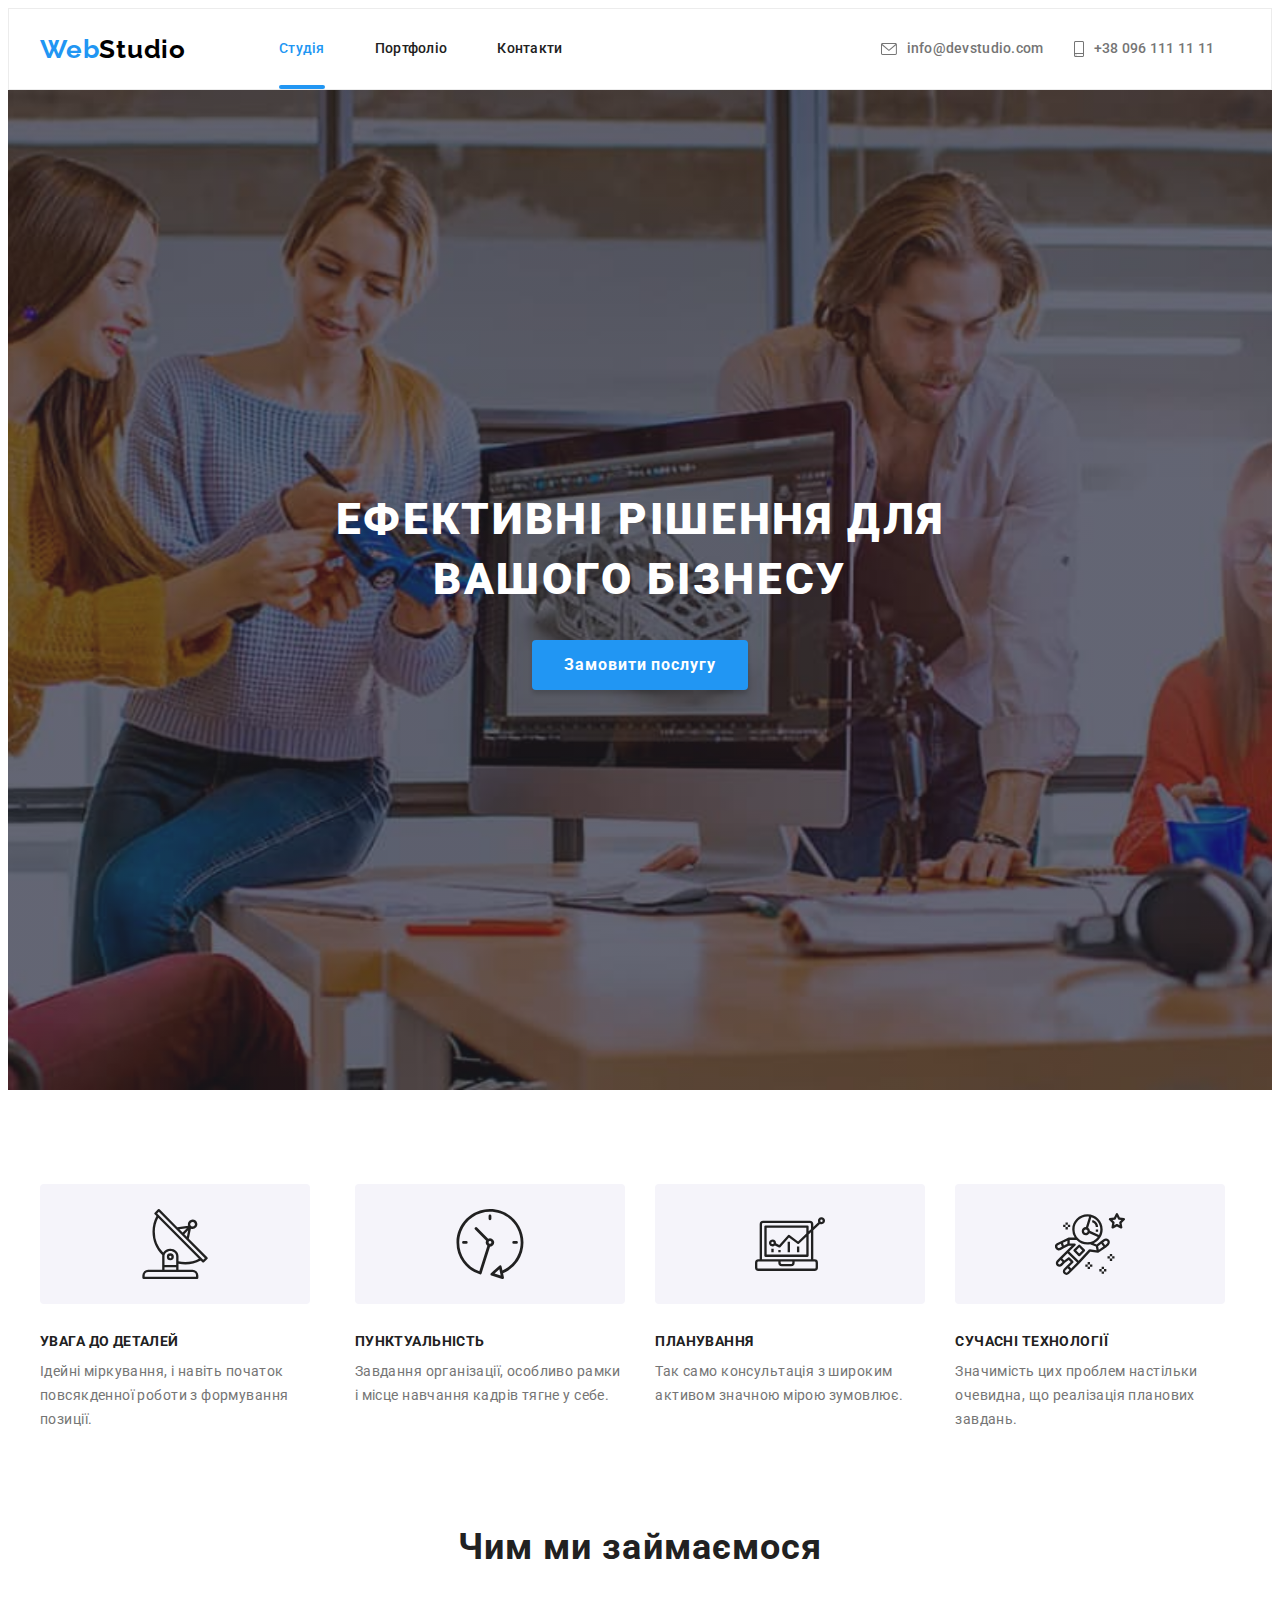
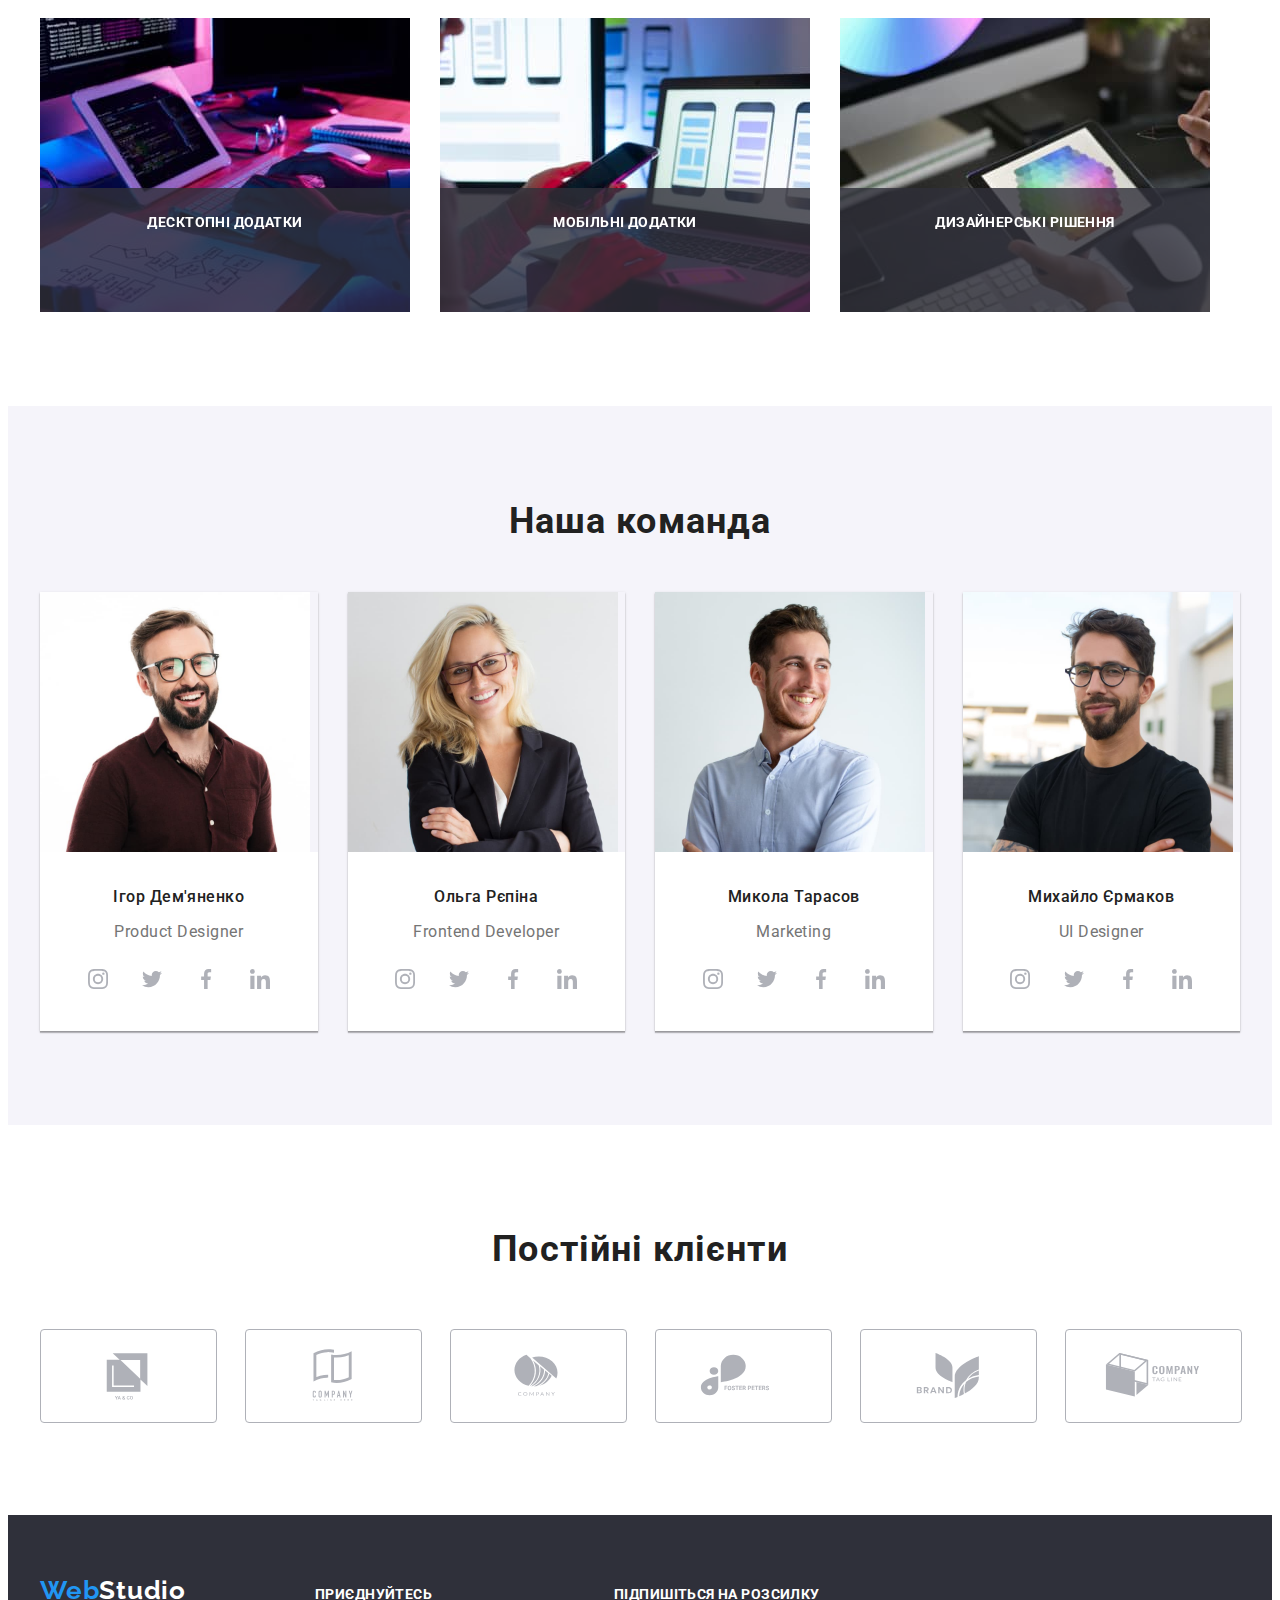
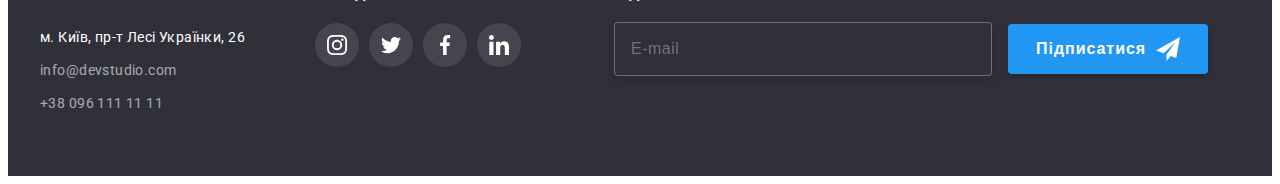
<file: index.html>
<!DOCTYPE html>
<html lang="uk">
  <head>
    <meta charset="UTF-8" />
    <meta http-equiv="X-UA-Compatible" content="IE=edge" />
    <meta name="viewport" content="width=device-width, initial-scale=1.0" />
    <title>Portfolio</title>
    <link rel="preconnect" href="https://fonts.googleapis.com" />
    <link rel="preconnect" href="https://fonts.gstatic.com" crossorigin />
    <link
      href="https://fonts.googleapis.com/css2?family=Raleway:wght@700&family=Roboto:wght@400;500;700;900&display=swap"
      rel="stylesheet"
    />
    <link
      rel="stylesheet"
      href="https://cdnjs.cloudflare.com/ajax/libs/modern-normalize/1.1.0/modern-normalize.min.css"
      integrity="sha512-wpPYUAdjBVSE4KJnH1VR1HeZfpl1ub8YT/NKx4PuQ5NmX2tKuGu6U/JRp5y+Y8XG2tV+wKQpNHVUX03MfMFn9Q=="
      crossorigin="anonymous"
      referrerpolicy="no-referrer"
    />
    <link rel="stylesheet" href="./css/main.min.css" />
  </head>
  <body>
    <header class="header">
      <div class="container header__container">
        <nav class="navigation">
          <a class="logo navigation__logo" href="/index.html"
            >Web<span class="logo logo--black">Studio</span></a
          >
          <ul class="menu list">
            <li class="menu__item">
              <a class="current menu__link" href="/index.html">Студія</a>
            </li>
            <li class="menu__item">
              <a class="menu__link" href="./portfolio.html">Портфоліо</a>
            </li>
            <li class="menu__item">
              <a class="menu__link" href="">Контакти</a>
            </li>
          </ul>
        </nav>
        <ul class="auth">
          <li class="auth__item">
            <a class="auth__link" href="mailto:info@devstudio.com">
              <svg class="auth__icon" width="16" height="12">
                <use href="./images/icons.svg#icon-envelope"></use></svg
              >info@devstudio.com
            </a>
          </li>
          <li class="auth__item">
            <a class="tel auth__link" href="tel:+380961111111">
              <svg class="auth__icon" width="10" height="16">
                <use href="./images/icons.svg#icon-smartphone"></use>
              </svg>
              +38 096 111 11 11
            </a>
          </li>
        </ul>
      </div>
    </header>
    <main>
      <section class="decision overlay">
        <div class="container button-buy">
          <h1 class="title">Ефективні рішення для вашого бізнесу</h1>
          <button data-modal-open class="button" type="button">
            Замовити послугу
          </button>
          <div class="backdrop is-hidden" data-modal>
            <div class="modal">
              <button data-modal-close class="close" type="button">
                <svg width="18" height="18">
                  <use href="./images/icons.svg#icon-icon-close"></use>
                </svg>
              </button>
              <p class="modal-title">Залиште свої дані, ми вам передзвонимо</p>
              <form class="modal-form">
                <label class="input-label">
                  <span class="label">Ім'я</span>
                  <span class="input-wrap">
                    <input class="modal-input" type="text" name="name" />
                    <svg class="modal-icon" width="18" height="18">
                      <use href="./images/icons.svg#icon-person"></use>
                    </svg>
                  </span>
                </label>
                <label class="input-label"
                  ><span class="label">Телефон</span>
                  <span class="input-wrap">
                    <input class="modal-input" type="tel" name="phone" />
                    <svg class="modal-icon" width="18" height="18">
                      <use href="./images/icons.svg#icon-phone"></use>
                    </svg>
                  </span>
                </label>
                <label class="input-label"
                  ><span class="label">Пошта</span>
                  <span class="input-wrap">
                    <input class="modal-input" type="email" name="email" />
                    <svg class="modal-icon" width="18" height="18">
                      <use href="./images/icons.svg#icon-email"></use>
                    </svg>
                  </span>
                </label>

                <label class="input-label">
                  <span class="label">Коментар</span>
                  <textarea
                    class="modal-textarea"
                    name="comment"
                    placeholder="Введіть текст"
                  ></textarea>
                </label>
                <label class="checkbox-label"
                  ><input class="checkbox" type="checkbox" name="checkbox" />
                  <span class="icon"></span>
                  Погоджуюся з розсилкою та приймаю
                  <a class="modal-link" href="">
                    <span class="checkbox-text">Умови договору</span></a
                  >
                </label>

                <button type="submit" class="modal-send">Відправити</button>
              </form>
            </div>
          </div>
        </div>
      </section>

      <section class="details">
        <div class="container details__container">
          <ul class="list card">
            <li class="card__item">
              <div class="card__section">
                <svg class="card__icon" width="70" height="70">
                  <use href="./images/icons.svg#icon-antenna-1"></use>
                </svg>
              </div>
              <h2 class="card__title">УВАГА ДО ДЕТАЛЕЙ</h2>
              <p class="card__description">
                Ідейні міркування, і навіть початок повсякденної роботи з
                формування позиції.
              </p>
            </li>

            <li class="card__item">
              <div class="card__section">
                <svg class="card__icon" width="70" height="70">
                  <use href="./images/icons.svg#icon-clock-1"></use>
                </svg>
              </div>
              <h2 class="card__title">ПУНКТУАЛЬНІСТЬ</h2>
              <p class="card__description">
                Завдання організації, особливо рамки і місце навчання кадрів
                тягне у себе.
              </p>
            </li>

            <li class="card__item">
              <div class="card__section">
                <svg class="card__icon" width="70" height="70">
                  <use href="./images/icons.svg#icon-diagram-1"></use>
                </svg>
              </div>
              <h2 class="card__title">ПЛАНУВАННЯ</h2>
              <p class="card__description">
                Так само консультація з широким активом значною мірою зумовлює.
              </p>
            </li>

            <li class="card_item">
              <div class="card__section">
                <svg class="card__icon" width="70" height="70">
                  <use href="./images/icons.svg#icon-astronaut-1"></use>
                </svg>
              </div>
              <h2 class="card__title">СУЧАСНІ ТЕХНОЛОГІЇ</h2>
              <p class="card__description">
                Значимість цих проблем настільки очевидна, що реалізація
                планових завдань.
              </p>
            </li>
          </ul>
        </div>
      </section>

      <section class="hero">
        <div class="container hero__container">
          <h2 class="hero__title">Чим ми займаємося</h2>
          <ul class="picture list">
            <li class="picture__item">
              <a class="picture__link" href=""
                ><img src="./img/img1.jpg" alt="набір символів" width="370" />
                <p class="picture__title">Десктопні додатки</p></a
              >
            </li>
            <li class="picture__item">
              <a class="picture__link" href=""
                ><img src="./img/img2.jpg" alt="розробка макету" width="370" />
                <p class="picture__title">Мобільні додатки</p></a
              >
            </li>
            <li class="picture__item">
              <a class="picture__link" href=""
                ><img src="./img/img3.jpg" alt="дизайн" width="370" />
                <p class="picture__title">Дизайнерські рішення</p>
              </a>
            </li>
          </ul>
        </div>
      </section>
      <section class="team">
        <div class="container">
          <h2 class="pre-title">Наша команда</h2>

          <ul class="list-team our-team">
            <li class="icon-item">
              <img src="./img/img4.jpg" alt="Ігор Дем'яненко" width="270" />
              <div class="title-profession">
                <h3 class="title-name">Ігор Дем'яненко</h3>
                <p class="description-name">Product Designer</p>
                <ul class="soc-list list">
                  <li class="soc-item">
                    <a href="" class="soc-link">
                      <svg class="soc-icon" width="20" height="20">
                        <use href="./images/icons.svg#icon-instagram-2"></use>
                      </svg>
                    </a>
                  </li>
                  <li class="soc-item">
                    <a href="" class="soc-link">
                      <svg class="soc-icon" width="20" height="20">
                        <use href="./images/icons.svg#icon-twitter-1"></use>
                      </svg>
                    </a>
                  </li>
                  <li class="soc-item">
                    <a href="" class="soc-link">
                      <svg class="soc-icon" width="20" height="20">
                        <use href="./images/icons.svg#icon-facebook-1"></use>
                      </svg>
                    </a>
                  </li>
                  <li class="soc-item">
                    <a href="" class="soc-link">
                      <svg class="soc-icon" width="20" height="20">
                        <use href="./images/icons.svg#icon-linkedin-1"></use>
                      </svg>
                    </a>
                  </li>
                </ul>
              </div>
            </li>

            <li class="icon-item">
              <img src="./img/img5.jpg" alt="Ольга Рєпіна" width="270" />
              <div class="title-profession">
                <h3 class="title-name">Ольга Рєпіна</h3>
                <p class="description-name">Frontend Developer</p>
                <ul class="soc-list list">
                  <li class="soc-item">
                    <a href="" class="soc-link">
                      <svg class="soc-icon" width="20" height="20">
                        <use href="./images/icons.svg#icon-instagram-2"></use>
                      </svg>
                    </a>
                  </li>
                  <li class="soc-item">
                    <a href="" class="soc-link">
                      <svg class="soc-icon" width="20" height="20">
                        <use href="./images/icons.svg#icon-twitter-1"></use>
                      </svg>
                    </a>
                  </li>
                  <li class="soc-item">
                    <a href="" class="soc-link">
                      <svg class="soc-icon" width="20" height="20">
                        <use href="./images/icons.svg#icon-facebook-1"></use>
                      </svg>
                    </a>
                  </li>
                  <li class="soc-item">
                    <a href="" class="soc-link">
                      <svg class="soc-icon" width="20" height="20">
                        <use href="./images/icons.svg#icon-linkedin-1"></use>
                      </svg>
                    </a>
                  </li>
                </ul>
              </div>
            </li>
            <li class="icon-item">
              <img src="./img/img6.jpg" alt="Микола Тарасов" width="270" />
              <div class="title-profession">
                <h3 class="title-name">Микола Тарасов</h3>
                <p class="description-name">Marketing</p>
                <ul class="soc-list list">
                  <li class="soc-item">
                    <a href="" class="soc-link">
                      <svg class="soc-icon" width="20" height="20">
                        <use href="./images/icons.svg#icon-instagram-2"></use>
                      </svg>
                    </a>
                  </li>
                  <li class="soc-item">
                    <a href="" class="soc-link">
                      <svg class="soc-icon" width="20" height="20">
                        <use href="./images/icons.svg#icon-twitter-1"></use>
                      </svg>
                    </a>
                  </li>
                  <li class="soc-item">
                    <a href="" class="soc-link">
                      <svg class="soc-icon" width="20" height="20">
                        <use href="./images/icons.svg#icon-facebook-1"></use>
                      </svg>
                    </a>
                  </li>
                  <li class="soc-item">
                    <a href="" class="soc-link">
                      <svg class="soc-icon" width="20" height="20">
                        <use href="./images/icons.svg#icon-linkedin-1"></use>
                      </svg>
                    </a>
                  </li>
                </ul>
              </div>
            </li>
            <li class="icon-item">
              <img src="./img/img7.jpg" alt="Михайло Єрмаков" width="270" />
              <div class="title-profession">
                <h3 class="title-name">Михайло Єрмаков</h3>
                <p class="description-name">UI Designer</p>
                <ul class="soc-list list">
                  <li class="soc-item">
                    <a href="" class="soc-link">
                      <svg class="soc-icon" width="20" height="20">
                        <use href="./images/icons.svg#icon-instagram-2"></use>
                      </svg>
                    </a>
                  </li>
                  <li class="soc-item">
                    <a href="" class="soc-link">
                      <svg class="soc-icon" width="20" height="20">
                        <use href="./images/icons.svg#icon-twitter-1"></use>
                      </svg>
                    </a>
                  </li>
                  <li class="soc-item">
                    <a href="" class="soc-link">
                      <svg class="soc-icon" width="20" height="20">
                        <use href="./images/icons.svg#icon-facebook-1"></use>
                      </svg>
                    </a>
                  </li>
                  <li class="soc-item">
                    <a href="" class="soc-link">
                      <svg class="soc-icon" width="20" height="20">
                        <use href="./images/icons.svg#icon-linkedin-1"></use>
                      </svg>
                    </a>
                  </li>
                </ul>
              </div>
            </li>
          </ul>
        </div>
      </section>
      <section class="clients">
        <div class="container">
          <h2 class="title-clients">Постійні клієнти</h2>
          <ul class="clients-list list">
            <li class="client-item">
              <a href="" class="client-link">
                <svg class="client-icon" width="106" height="60">
                  <use href="./images/icons.svg#icon-Logo"></use></svg
              ></a>
            </li>
            <li class="client-item">
              <a href="" class="client-link">
                <svg class="client-icon" width="106" height="60">
                  <use href="./images/icons.svg#icon-Logo-1"></use>
                </svg>
              </a>
            </li>
            <li class="client-item">
              <a href="" class="client-link">
                <svg class="client-icon" width="106" height="60">
                  <use href="./images/icons.svg#icon-Logo-2"></use>
                </svg>
              </a>
            </li>
            <li class="client-item">
              <a href="" class="client-link">
                <svg class="client-icon" width="106" height="60">
                  <use href="./images/icons.svg#icon-Logo-3"></use>
                </svg>
              </a>
            </li>
            <li class="client-item">
              <a href="" class="client-link">
                <svg class="client-icon" width="106" height="60">
                  <use href="./images/icons.svg#icon-Logo-4"></use>
                </svg>
              </a>
            </li>
            <li class="client-item">
              <a href="" class="client-link">
                <svg class="client-icon" width="106" height="60">
                  <use href="./images/icons.svg#icon-Logo-5"></use>
                </svg>
              </a>
            </li>
          </ul>
        </div>
      </section>
    </main>
    <footer class="footer">
      <div class="container footer-item">
        <div class="footer-adress">
          <a class="logo-footer" href="/index.html"
            >Web<span class="partlogo">Studio</span></a
          >
          <address class="adress">
            <a class="street" href="">м. Київ, пр-т Лесі Українки, 26</a>
            <ul class="communication">
              <li class="contact-item">
                <a class="contact mail" href="mailto:info@devstudio.com"
                  >info@devstudio.com</a
                >
              </li>
              <li>
                <a class="contact" href="tel:+380961111111"
                  >+38 096 111 11 11</a
                >
              </li>
            </ul>
          </address>
        </div>
        <div class="footer-soc">
          <h2 class="footer-title">приєднуйтесь</h2>
          <ul class="footer-soc-list">
            <li class="footer-soc-item">
              <a href="" class="footer-soc-link">
                <svg class="footer-soc-icon" width="20" height="20">
                  <use href="./images/icons.svg#icon-instagram-2"></use>
                </svg>
              </a>
            </li>
            <li class="footer-soc-item">
              <a href="" class="footer-soc-link">
                <svg class="footer-soc-icon" width="20" height="20">
                  <use href="./images/icons.svg#icon-twitter-1"></use>
                </svg>
              </a>
            </li>
            <li class="footer-soc-item">
              <a href="" class="footer-soc-link">
                <svg class="footer-soc-icon" width="20" height="20">
                  <use href="./images/icons.svg#icon-facebook-1"></use>
                </svg>
              </a>
            </li>
            <li class="footer-soc-item">
              <a href="" class="footer-soc-link">
                <svg class="footer-soc-icon" width="20" height="20">
                  <use href="./images/icons.svg#icon-linkedin-1"></use>
                </svg>
              </a>
            </li>
          </ul>
        </div>
        <form class="footer-send">
          <label for="email" class="send"
            ><span> Підпишіться на розсилку </span>

            <input
              class="input-email"
              type="email"
              name="email"
              placeholder="E-mail"
              id="email"
            />
          </label>
          <button class="subscribe" type="submit">
            Підписатися
            <svg class="icon-send" width="24" height="24">
              <use href="./images/icons.svg#icon-icon-send"></use>
            </svg>
          </button>
        </form>
      </div>
    </footer>
    <script src="./js/modal.js"></script>
  </body>
</html>
</file>
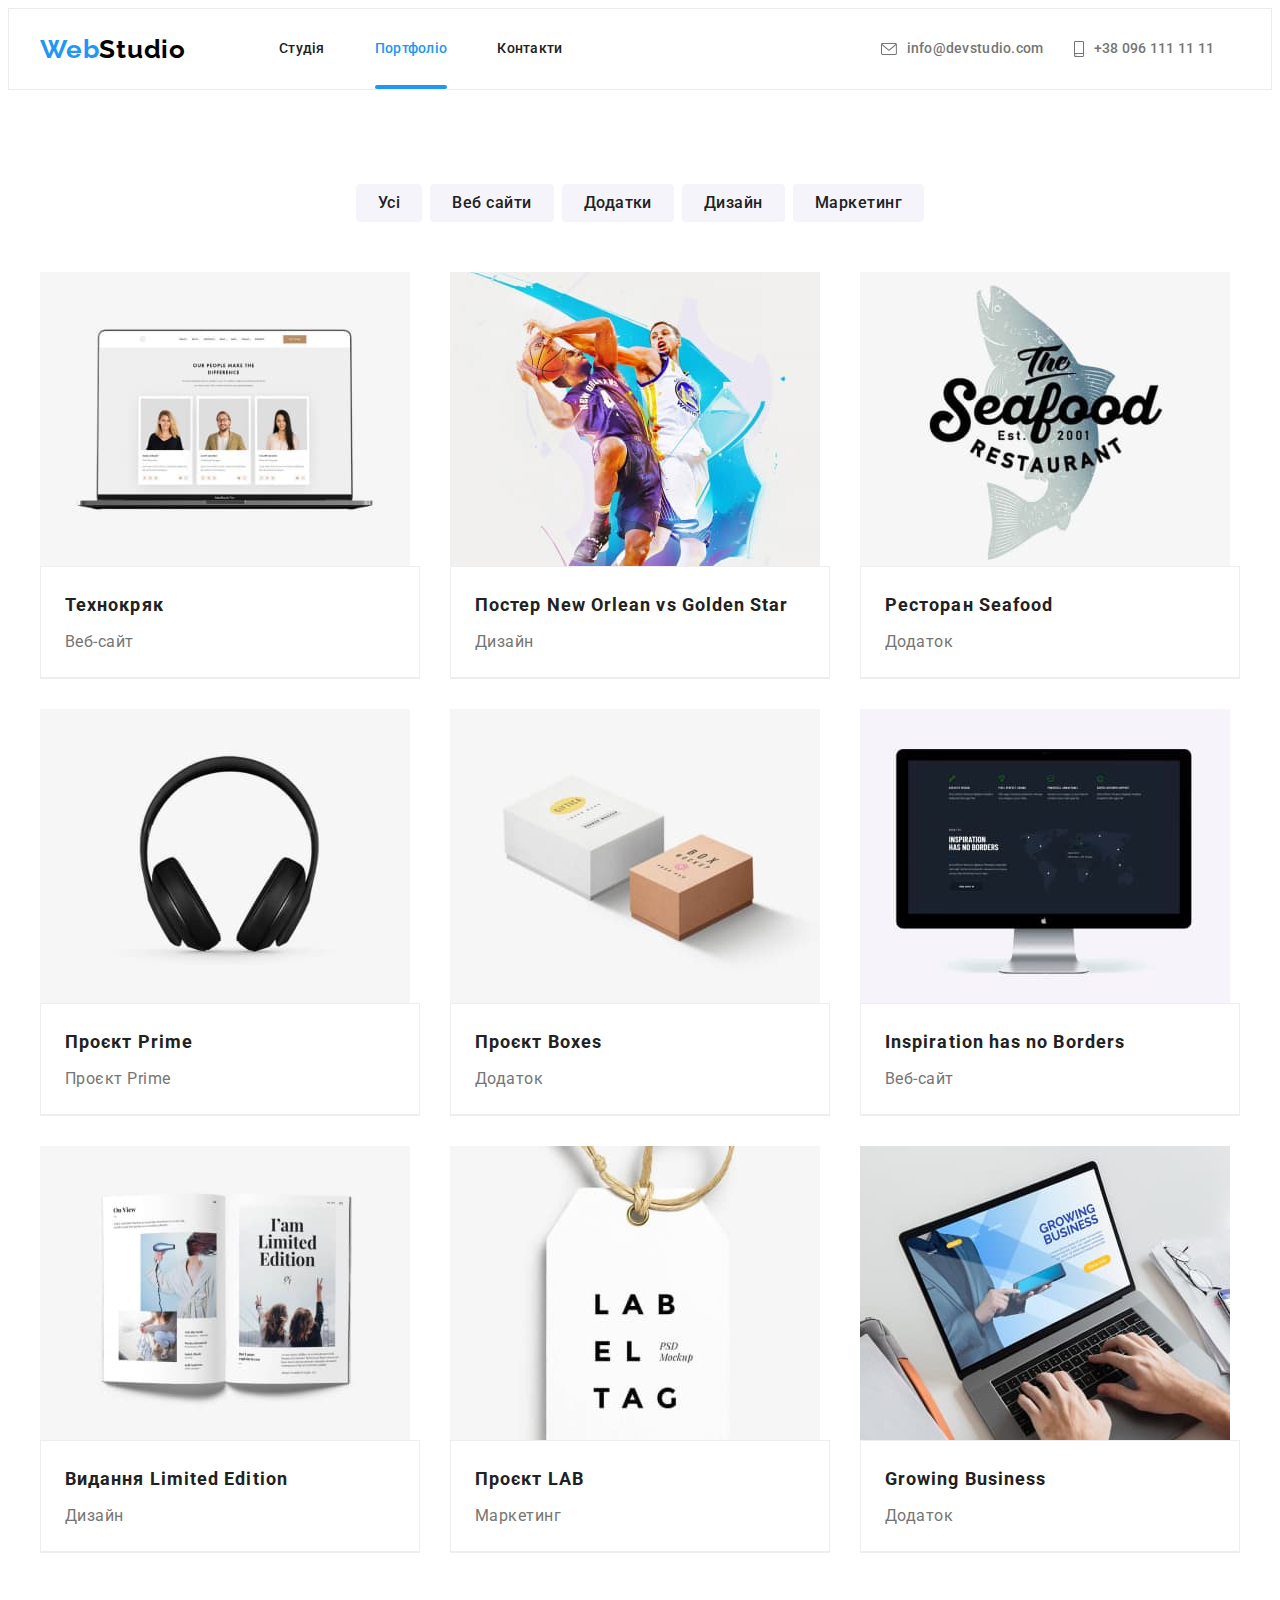
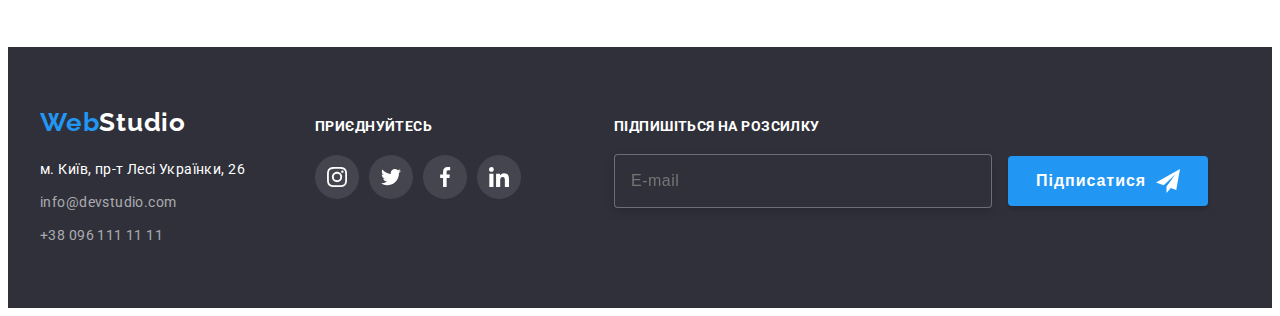
<file: portfolio.html>
<!DOCTYPE html>
<html lang="uk">
  <head>
    <meta charset="UTF-8" />
    <meta http-equiv="X-UA-Compatible" content="IE=edge" />
    <meta name="viewport" content="width=device-width, initial-scale=1.0" />
    <title>Portfolio</title>
    <link rel="preconnect" href="https://fonts.googleapis.com" />
    <link rel="preconnect" href="https://fonts.gstatic.com" crossorigin />
    <link
      href="https://fonts.googleapis.com/css2?family=Raleway:wght@700&family=Roboto:wght@400;500;700;900&display=swap"
      rel="stylesheet"
    />
    <link
      rel="stylesheet"
      href="https://cdnjs.cloudflare.com/ajax/libs/modern-normalize/1.1.0/modern-normalize.min.css"
      integrity="sha512-wpPYUAdjBVSE4KJnH1VR1HeZfpl1ub8YT/NKx4PuQ5NmX2tKuGu6U/JRp5y+Y8XG2tV+wKQpNHVUX03MfMFn9Q=="
      crossorigin="anonymous"
      referrerpolicy="no-referrer"
    />
    <link rel="stylesheet" href="./css/main.min.css" />
  </head>
  <body>
    <header class="header">
      <div class="container header__container">
        <nav class="navigation">
          <a class="logo navigation__logo" href="./index.html"
            >Web<span class="logo--black">Studio</span></a
          >
          <ul class="menu list">
            <li class="menu__item">
              <a class="menu__link" href="./index.html">Студія</a>
            </li>
            <li class="menu__item">
              <a class="current menu__link" href="/portfolio.html">Портфоліо</a>
            </li>
            <li class="menu__item">
              <a class="menu__link" href="">Контакти</a>
            </li>
          </ul>
        </nav>
        <ul class="auth">
          <li class="auth__item">
            <a class="auth__link" href="mailto:info@devstudio.com">
              <svg class="auth__icon" width="16" height="12">
                <use href="./images/icons.svg#icon-envelope"></use></svg
              >info@devstudio.com
            </a>
          </li>
          <li class="auth__item">
            <a class="tel auth__link" href="tel:+380961111111">
              <svg class="auth__icon" width="10" height="16">
                <use href="./images/icons.svg#icon-smartphone"></use>
              </svg>
              +38 096 111 11 11
            </a>
          </li>
        </ul>
      </div>
    </header>
    <main>
      <section class="type-button">
        <div class="container">
          <div class="filter-button">
            <ul class="list-button">
              <li>
                <button class="button-filter" type="button">Усі</button>
              </li>
              <li>
                <button class="button-filter" type="button">Веб сайти</button>
              </li>
              <li>
                <button class="button-filter" type="button">Додатки</button>
              </li>
              <li>
                <button class="button-filter" type="button">Дизайн</button>
              </li>
              <li>
                <button class="button-filter" type="button">Маркетинг</button>
              </li>
            </ul>
          </div>
          <ul class="list-image">
            <li class="portfolio-image">
              <a class="link-img" href="">
                <div class="wrap">
                  <img src="./img/img8.jpg" alt="Ноутбук" width="370" />
                  <p class="hover-text">
                    Ресурс пропонує комплексні пропозиції з різним рівнем
                    функціоналу та сервісів. Все це дозволить відвідувачу
                    отримати вичерпні відомості про компанію чи приватну особу.
                  </p>
                </div>
                <div class="description-image">
                  <h2 class="title-description">Технокряк</h2>
                  <p class="sub-description">Веб-сайт</p>
                </div>
              </a>
            </li>
            <li class="portfolio-image">
              <a class="link-img" href=""
                ><img src="./img/img9.jpg" alt="Баскетбол" width="370" />
                <div class="description-image">
                  <h2 class="title-description">
                    Постер New Orlean vs Golden Star
                  </h2>
                  <p class="sub-description">Дизайн</p>
                </div>
              </a>
            </li>
            <li class="portfolio-image">
              <a class="link-img" href=""
                ><img src="./img/img10.jpg" alt="Риба" width="370" />
                <div class="description-image">
                  <h2 class="title-description">Ресторан Seafood</h2>
                  <p class="sub-description">Додаток</p>
                </div>
              </a>
            </li>
            <li class="portfolio-image">
              <a class="link-img" href=""
                ><img src="./img/img11.jpg" alt="Навушники" width="370" />
                <div class="description-image">
                  <h2 class="title-description">Проєкт Prime</h2>
                  <p class="sub-description">Проєкт Prime</p>
                </div>
              </a>
            </li>
            <li class="portfolio-image">
              <a class="link-img" href=""
                ><img src="./img/img12.jpg" alt="Коробки" width="370" />
                <div class="description-image">
                  <h2 class="title-description">Проєкт Boxes</h2>
                  <p class="sub-description">Додаток</p>
                </div>
              </a>
            </li>
            <li class="portfolio-image">
              <a class="link-img" href=""
                ><img src="./img/img13.jpg" alt="Монітор" width="370" />
                <div class="description-image">
                  <h2 class="title-description">Inspiration has no Borders</h2>
                  <p class="sub-description">Веб-сайт</p>
                </div>
              </a>
            </li>
            <li class="portfolio-image">
              <a class="link-img" href=""
                ><img src="./img/img14.jpg" alt="Книга" width="370" />
                <div class="description-image">
                  <h2 class="title-description">Видання Limited Edition</h2>
                  <p class="sub-description">Дизайн</p>
                </div>
              </a>
            </li>
            <li class="portfolio-image">
              <a class="link-img" href=""
                ><img src="./img/img15.jpg" alt="Брелок" width="370" />
                <div class="description-image">
                  <h2 class="title-description">Проєкт LAB</h2>
                  <p class="sub-description">Маркетинг</p>
                </div>
              </a>
            </li>
            <li class="portfolio-image">
              <a class="link-img" href=""
                ><img src="./img/img16.jpg" alt="Ноутбук" width="370" />
                <div class="description-image">
                  <h2 class="title-description">Growing Business</h2>
                  <p class="sub-description">Додаток</p>
                </div>
              </a>
            </li>
          </ul>
        </div>
      </section>
    </main>
    <footer class="footer">
      <div class="container footer-item">
        <div class="footer-adress">
          <a class="logo-footer" href="/index.html"
            >Web<span class="partlogo">Studio</span></a
          >
          <address class="adress">
            <a class="street" href="">м. Київ, пр-т Лесі Українки, 26</a>
            <ul class="communication">
              <li class="contact-item">
                <a class="contact mail" href="mailto:info@devstudio.com"
                  >info@devstudio.com</a
                >
              </li>
              <li>
                <a class="contact" href="tel:+380961111111"
                  >+38 096 111 11 11</a
                >
              </li>
            </ul>
          </address>
        </div>
        <div class="footer-soc">
          <h2 class="footer-title">приєднуйтесь</h2>
          <ul class="footer-soc-list">
            <li class="footer-soc-item">
              <a href="" class="footer-soc-link">
                <svg class="footer-soc-icon" width="20" height="20">
                  <use href="./images/icons.svg#icon-instagram-2"></use>
                </svg>
              </a>
            </li>
            <li class="footer-soc-item">
              <a href="" class="footer-soc-link">
                <svg class="footer-soc-icon" width="20" height="20">
                  <use href="./images/icons.svg#icon-twitter-1"></use>
                </svg>
              </a>
            </li>
            <li class="footer-soc-item">
              <a href="" class="footer-soc-link">
                <svg class="footer-soc-icon" width="20" height="20">
                  <use href="./images/icons.svg#icon-facebook-1"></use>
                </svg>
              </a>
            </li>
            <li class="footer-soc-item">
              <a href="" class="footer-soc-link">
                <svg class="footer-soc-icon" width="20" height="20">
                  <use href="./images/icons.svg#icon-linkedin-1"></use>
                </svg>
              </a>
            </li>
          </ul>
        </div>
        <form class="footer-send">
          <label for="email" class="send"
            ><span> Підпишіться на розсилку </span>

            <input
              class="input-email"
              type="email"
              name="email"
              placeholder="E-mail"
              id="email"
            />
          </label>
          <button class="subscribe" type="submit">
            Підписатися
            <svg class="icon-send" width="24" height="24">
              <use href="./images/icons.svg#icon-icon-send"></use>
            </svg>
          </button>
        </form>
      </div>
    </footer>
  </body>
</html>
</file>
<file: css/main.min.css>
.header{border:1px solid #ececec;display:flex;align-items:center}.header__container{display:flex}.logo--black{color:#000}.navigation__logo{font-family:"Raleway";font-weight:700;font-size:26px;line-height:1.19;letter-spacing:.03em;color:var(--button-color);text-decoration:none;margin-right:93px}.menu__link{font-weight:500;font-size:14px;line-height:1.14;letter-spacing:.02em;color:#212121;text-decoration:none;display:flex;padding-top:32px;padding-bottom:32px;transition:color 250ms cubic-bezier(0.4, 0, 0.2, 1)}.menu__link:hover,.menu__link:focus{color:var(--button-color)}.current{color:#2196f3;position:relative}.current::after{content:"";width:100%;height:4px;background:#2196f3;border-radius:2px;position:absolute;display:block;bottom:0}.auth__item{display:flex;color:#757575;cursor:pointer}.auth__link{font-weight:500;font-size:14px;line-height:1.14;letter-spacing:.02em;text-decoration:none;color:#757575;fill:#757575;display:flex;justify-content:center;align-items:center;transition:color 250ms cubic-bezier(0.4, 0, 0.2, 1),fill 250ms cubic-bezier(0.4, 0, 0.2, 1)}.auth__link:hover,.auth__link:focus{color:var(--button-color);fill:var(--button-color)}.auth__icon{margin-right:10px;fill:currentColor}.tel{color:#757575}.auth{display:flex;gap:30px;align-items:center;margin-left:318px}.menu{display:flex;gap:50px}.navigation{display:flex;align-items:center}.title{font-weight:900;font-size:44px;line-height:1.36;letter-spacing:.06em;text-align:center;color:var(--brand-color);text-transform:uppercase;margin-bottom:30px;max-width:696px}.button{background-color:var(--button-color);font-weight:700;font-size:16px;line-height:1.88;letter-spacing:.06em;color:var(--brand-color);font-family:inherit;border-radius:4px;padding:10px 32px;min-width:216px;text-align:center;display:inline-block;box-shadow:0px 4px 4px rgba(0,0,0,.15);border:0;cursor:pointer}.overlay{max-width:1600px;height:600px;margin-left:auto;margin-right:auto;background-image:linear-gradient(to right, rgba(47, 48, 58, 0.4), rgba(47, 48, 58, 0.4)),url(../images/hero.jpg);background-repeat:no-repeat;background-position:center;background-size:cover}.button-buy{display:flex;flex-direction:column;align-items:center}.decision{padding-top:200px;padding-bottom:200px;background-color:#2f303a;display:flex;align-items:center}.backdrop{position:fixed;width:100%;height:100%;top:0;left:0;background-color:rgba(0,0,0,.2);transition:opacity 250ms cubic-bezier(0.4, 0, 0.2, 1),vissbility 250ms cubic-bezier(0.4, 0, 0.2, 1)}.backdrop.is-hidden{opacity:0;pointer-events:none}.backdrop.is-hidden .modal{transform:translate(-50%, -50%) rotate(-360deg);border-radius:50%}.close{width:30px;height:30px;background-color:#fff;border:1px solid rgba(0,0,0,.1);border-radius:50%;fill:#000;position:absolute;right:8px;top:8px;display:flex;align-items:center;justify-content:center;cursor:pointer;transition:fill 250ms cubic-bezier(0.4, 0, 0.2, 1)}.close:focus,.close:hover{fill:var(--button-color)}.is-hiden{opacity:0;visibility:hidden;pointer-events:none}.modal{position:absolute;width:528px;min-height:581px;top:50%;left:50%;transform:translate(-50%, -50%);padding-left:40px;padding-right:40px;background:#fff;border-radius:4px;box-shadow:0px 1px 3px rgba(0,0,0,.12),0px 1px 1px rgba(0,0,0,.14),0px 2px 1px rgba(0,0,0,.2);transform:translate(-50%, -50%) rotate(0);transition:transform 250ms cubic-bezier(0.4, 0, 0.2, 1),border-radius 250ms cubic-bezier(0.4, 0, 0.2, 1)}.modal-title{font-weight:700;font-size:20px;line-height:1.15;text-align:center;letter-spacing:.03em;color:#212121;margin-top:40px;margin-bottom:12px}.modal-input{min-width:100%;height:40px;padding-left:42px;border:1px solid rgba(33,33,33,.2);border-radius:4px;outline:rgba(0,0,0,0);transition:border-color 250ms cubic-bezier(0.4, 0, 0.2, 1)}.modal-input:focus{border-color:var(--button-color)}.label{margin-bottom:4px;margin-top:10px}.input-label{margin-bottom:10px}.input-label span{display:block;font-weight:400;font-size:12px;line-height:1.17;letter-spacing:.01em;color:#757575}.modal-textarea{width:100%;min-height:120px;border:1px solid rgba(33,33,33,.2);border-radius:4px;margin-bottom:20px;font-weight:400;font-size:12px;line-height:1.67;letter-spacing:.01em;color:rgba(117,117,117,.5);padding-top:12px;padding-left:16px;resize:none;outline:rgba(0,0,0,0);transition:border-color 250ms cubic-bezier(0.4, 0, 0.2, 1)}.modal-textarea:focus{border-color:var(--button-color)}.input-wrap{position:relative}.modal-link{text-decoration:none;margin-left:2px}.modal-icon{position:absolute;left:15px;top:50%;transform:translateY(-50%);right:15px;transition:fill 250ms cubic-bezier(0.4, 0, 0.2, 1)}.modal-input:focus+.modal-icon{fill:var(--button-color)}.modal-send{font-weight:700;font-size:16px;line-height:1.88;text-align:center;justify-content:center;letter-spacing:.06em;color:#fff;background:#2196f3;border-radius:4px;border:none;padding-top:10px;padding-bottom:10px;min-width:200px;cursor:pointer;display:block;margin:0 auto;transition:box-shadow 250ms cubic-bezier(0.4, 0, 0.2, 1)}.modal-send:hover,.modal-send:focus{box-shadow:0px 4px 4px rgba(0,0,0,.15)}.checkbox-label{display:flex;align-items:center;justify-content:center;font-weight:400;font-size:14px;line-height:1.71;letter-spacing:.03em;color:#757575;margin-bottom:30px}.checkbox-text{color:var(--button-color);position:relative}.checkbox-text::after{content:"";width:100%;height:1px;background:#2196f3;border-radius:1px;position:absolute;display:block;bottom:0}.icon{display:inline-block;width:16px;height:15px;border:2px solid #212121;border-radius:4px;margin-right:8px}.checkbox{-webkit-appearance:none;-moz-appearance:none;appearance:none}.checkbox:checked+.icon{border-color:var(--button-color);background-color:var(--button-color);background-image:url(../images/checked.svg);background-size:contain;background-origin:content-box}.card__section{width:270px;height:120px;display:flex;background:#f5f4fa;justify-content:center;align-items:center;border-radius:4px}.card__icon{fill:#212121}.details__container{display:flex}.card__description{font-size:14px;line-height:1.71;letter-spacing:.03em;color:#757575}.card__title{font-weight:700;font-size:14px;line-height:1.14;letter-spacing:.03em;text-transform:uppercase;color:var(--text-color);margin-bottom:10px;margin-top:30px}.card{display:flex;gap:30px}.details{padding-top:94px;padding-bottom:94px}.hero{padding-bottom:94px}.hero__title{font-weight:700;font-size:36px;line-height:1.17;letter-spacing:.03em;color:var(--text-color);margin-bottom:50px;text-align:center}.picture{display:flex;gap:30px}.picture__link{position:relative}.picture__title{font-weight:700;font-size:14px;line-height:1.14;text-align:center;letter-spacing:.03em;text-transform:uppercase;color:#fff;background:rgba(47,48,58,.8);width:370px;height:70px;align-items:center;justify-content:center;padding-top:27px;padding-bottom:27px;position:absolute;bottom:0px}.pre-title{font-weight:700;font-size:36px;line-height:1.17;letter-spacing:.03em;color:var(--text-color);margin-bottom:50px;text-align:center}.team{background-color:#f5f4fa;padding-top:94px;padding-bottom:94px}.our-team{display:flex}.list-team{display:flex;gap:30px}.title-name{font-weight:500;font-size:16px;line-height:1.87;letter-spacing:.03em;color:var(--text-color);margin-bottom:10px;text-align:center}.description-name{font-size:16px;line-height:1.19;text-align:center;letter-spacing:.03em;color:#757575}.title-profession{padding-top:30px;padding-bottom:30px;background:#fff}.soc-list{margin-top:16px;display:flex;justify-content:center;gap:10px}.soc-link{width:100%;height:100%;display:flex;align-items:center;justify-content:center;background:#fff;border-radius:50%;fill:#afb1b8;transition:background-color 250ms cubic-bezier(0.4, 0, 0.2, 1),fill 250ms cubic-bezier(0.4, 0, 0.2, 1)}.soc-link:hover,.soc-link:focus{background-color:#2196f3;fill:#fff}.soc-item{width:44px;height:44px}.icon-item{width:calc((100% - 30px)/4);box-shadow:0px 1px 3px rgba(0,0,0,.12),0px 1px 1px rgba(0,0,0,.14),0px 2px 1px rgba(0,0,0,.2)}.clients{padding-top:94px;padding-bottom:94px}.title-clients{margin-bottom:50px;font-style:normal;font-weight:700;font-size:36px;line-height:1.67;text-align:center;letter-spacing:.03em;color:#212121}.clients-list{display:flex;gap:30px}.client-item{width:calc((100% - 150px)/6);height:92px}.client-link{width:100%;height:100%;border:1px solid #afb1b8;border-radius:4px;display:flex;align-items:center;justify-content:center;transition:border-color 250ms cubic-bezier(0.4, 0, 0.2, 1)}.client-link:hover,.client-link:focus{border-color:#2094f3}.client-link:hover .client-icon,.client-link:focus .client-icon{fill:#2196f3}.client-icon{fill:#afb1b8;transition:fill 250ms cubic-bezier(0.4, 0, 0.2, 1)}.footer{background-color:#2f303a;padding-top:60px;padding-bottom:60px}.footer-soc{margin-left:70px}.footer-item{display:flex;align-items:baseline}.footer-title{display:block;font-weight:700;font-size:14px;line-height:1.14;letter-spacing:.03em;text-transform:uppercase;color:#fff;margin-bottom:20px}.footer-soc-icon{fill:#fff}.footer-soc-list{display:flex;justify-content:center;gap:10px}.footer-soc-link{width:100%;height:100%;display:flex;align-items:center;justify-content:center;background:rgba(255,255,255,.1);border-radius:50%;fill:#fff;transition:background-color 250ms cubic-bezier(0.4, 0, 0.2, 1),fill 250ms cubic-bezier(0.4, 0, 0.2, 1)}.footer-soc-link:hover,.footer-soc-link:focus{background-color:#2196f3;fill:#fff}.footer-soc-item{width:44px;height:44px}.footer-icon-item{width:calc((100% - 30px)/4)}.subscribe{background-color:var(--button-color);box-shadow:0px 4px 4px rgba(0,0,0,.15);border-radius:4px;font-weight:700;font-size:16px;line-height:1.88;letter-spacing:.06em;color:#fff;min-width:200px;height:50px;border:none;margin-left:12px;cursor:pointer;display:inline-flex;padding-left:28px;align-items:center}.icon-send{fill:#fff;margin-left:10px}.send span{display:block;font-weight:700;font-size:14px;line-height:16px;letter-spacing:.03em;text-transform:uppercase;color:#fff;margin-bottom:20px}.footer-send{margin-left:93px}.input-email{font-weight:400;font-size:16px;line-height:1.25;letter-spacing:.03em;color:rgba(255,255,255,.6);background-color:#2f303a;border:1px solid rgba(255,255,255,.3);filter:drop-shadow(0px 4px 4px rgba(0, 0, 0, 0.15));border-radius:4px;min-width:358px;height:50px;padding-left:16px}.street{font-size:14px;line-height:1.71;letter-spacing:.03em;color:var(--brand-color);text-decoration:none;font-style:normal;margin-bottom:9px}.contact{font-size:14px;line-height:1.71;letter-spacing:.03em;color:rgba(255,255,255,.6);text-decoration:none;font-style:normal;margin-bottom:9px}.logo-footer{font-family:"Raleway";font-weight:700;font-size:26px;line-height:1.19;letter-spacing:.03em;color:var(--button-color);text-decoration:none}.partlogo{color:var(--brand-color)}.communication{margin-top:9px}.adress{font-style:normal;margin-top:20px}.filter{background-color:#f5f4fa;color:var(--text-color)}.button-filter{background-color:#f5f4fa;font-weight:500;font-size:16px;line-height:1.62;text-align:center;letter-spacing:.03em;color:var(--text-color);font-family:Roboto,sans-serif;padding-top:6px;padding-bottom:6px;padding-left:22px;padding-right:22px;border-radius:4px;border:0;transition:box-shadow 250ms cubic-bezier(0.4, 0, 0.2, 1),color 250ms cubic-bezier(0.4, 0, 0.2, 1),background-color 250ms cubic-bezier(0.4, 0, 0.2, 1)}.button-filter:hover,.button-filter:focus{background-color:var(--button-color);color:var(--brand-color);box-shadow:0px 3px 1px rgba(0,0,0,.1),0px 1px 2px rgba(0,0,0,.08),0px 2px 2px rgba(0,0,0,.12)}.button-filter:active{background:var(--button-color);color:var(--brand-color)}.filter-button{display:flex;justify-content:center}.hover-text{position:absolute;top:0;font-style:normal;padding-left:24px;padding-right:24px;padding-top:63px;padding-bottom:63px;background-color:rgba(33,150,243,.9);font-weight:400;font-size:18px;line-height:1.56;letter-spacing:.03em;color:#fff;height:100%;transform:translateY(100%);transition:transform 250ms cubic-bezier(0.4, 0, 0.2, 1);overflow:auto}.portfolio-image{width:calc((100% - 60px)/3);border-bottom:1px solid #eee;transition:box-shadow 250ms cubic-bezier(0.4, 0, 0.2, 1)}.portfolio-image:hover{box-shadow:0px 1px 1px rgba(0,0,0,.12),0px 4px 4px rgba(0,0,0,.06),1px 4px 6px rgba(0,0,0,.16)}.portfolio-image:hover .hover-text{transform:translateY(0)}.type-button{text-decoration:none;background-color:#fff;padding-top:94px;padding-bottom:94px}.list-button{display:flex;gap:8px;text-align:center}.link-img{text-decoration:none}.wrap{position:relative;overflow:hidden}.title-description{font-weight:700;font-size:18px;line-height:2;letter-spacing:.06em;color:var(--text-color);margin-bottom:4px}.sub-description{font-size:16px;line-height:1.88;letter-spacing:.03em;color:#757575}.list-button{margin-bottom:50px}.list-image{display:flex;gap:30px;flex-wrap:wrap}.description-image{padding-top:20px;padding-bottom:20px;padding-left:24px;padding-right:24px;border:1px solid #eee}.contact-item{margin-bottom:9px}body{font-family:"Roboto",sans-serif;font-style:normal;background-color:#fff}:root{--brand-color: #ffffff;--text-color: #212121;--button-color: #2196f3}.site-nav,.auth-nav,.communication,.list,.header-page,.list-button,.list-image,.list-do,.list-team,.icon-list,.social-team-list,.footer-soc-list{list-style-type:none}p,h1,h2,h3,h4,h5,h6{margin:0}ul,ol{margin:0;padding-left:0}button{cursor:pointer}img{display:block}.container{width:1200px;padding-left:15px;padding-right:15px;margin:0 auto}/*# sourceMappingURL=main.min.css.map */
</file>
